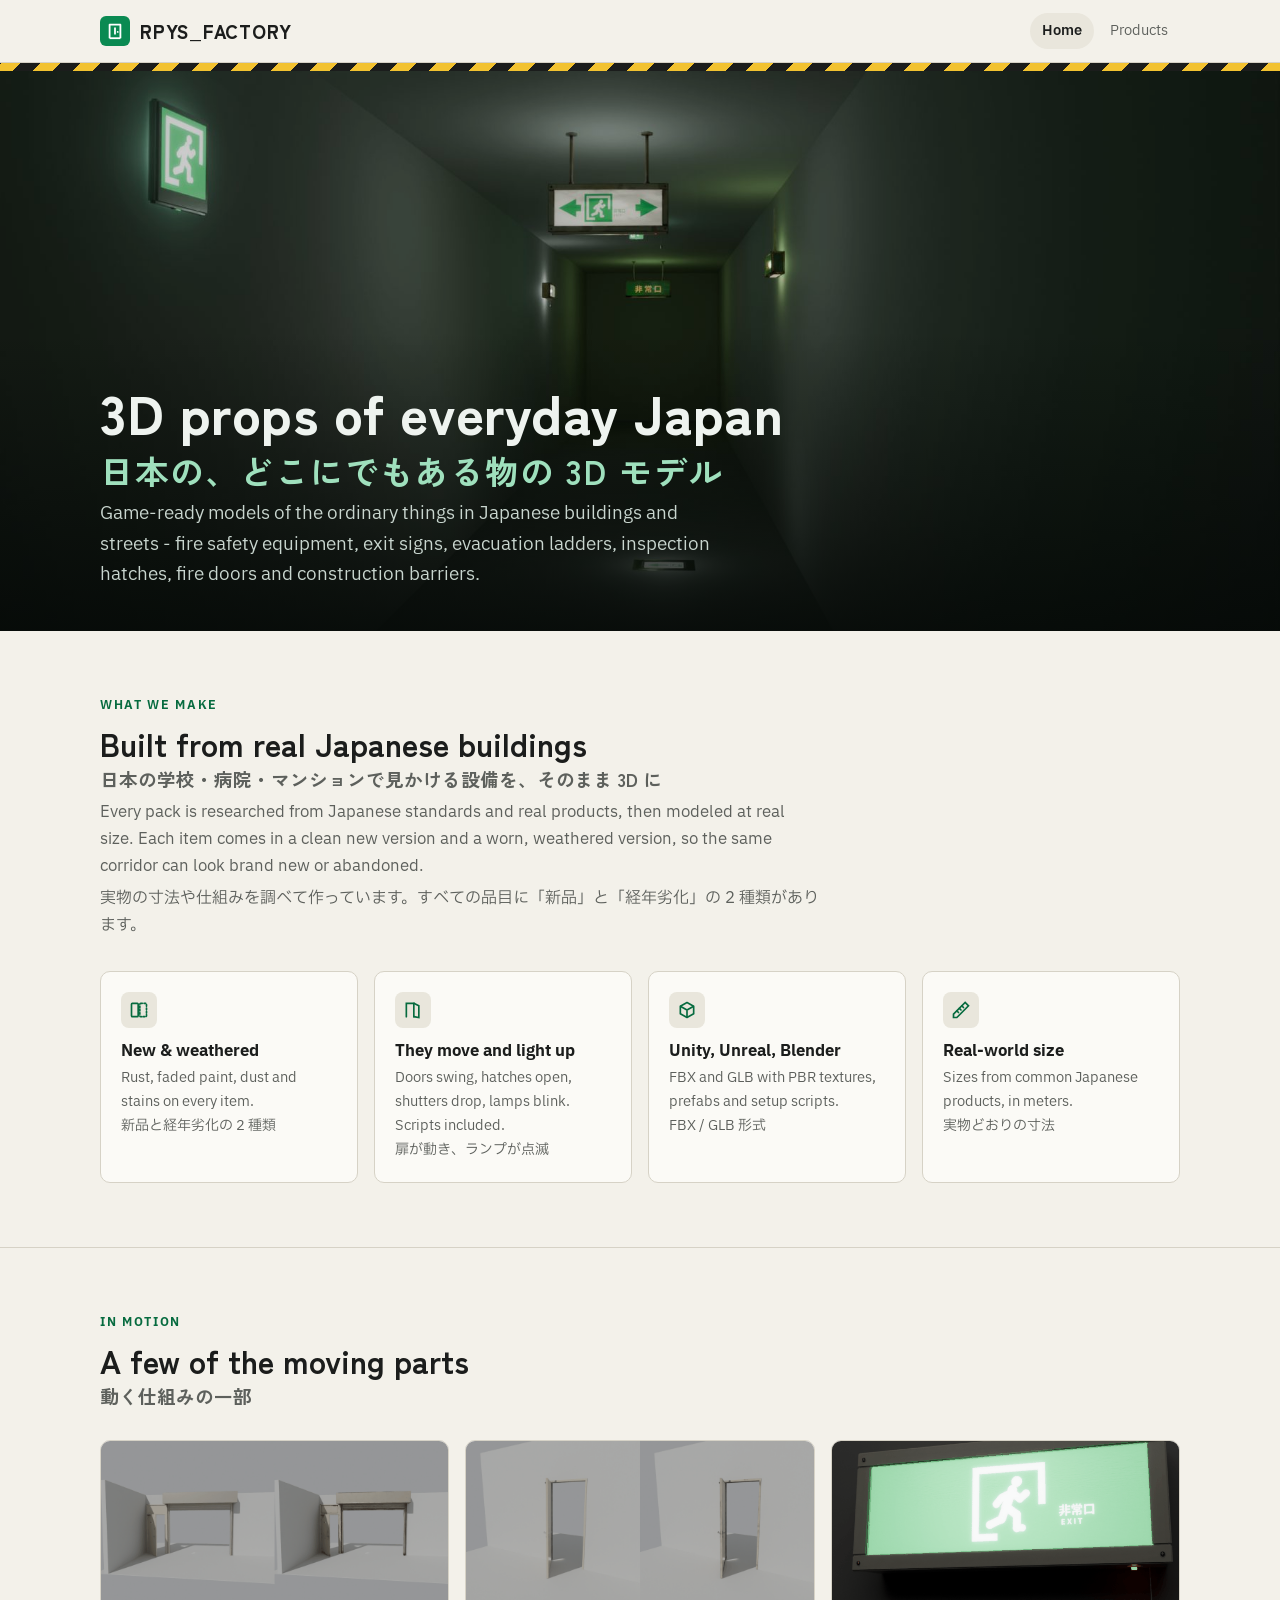
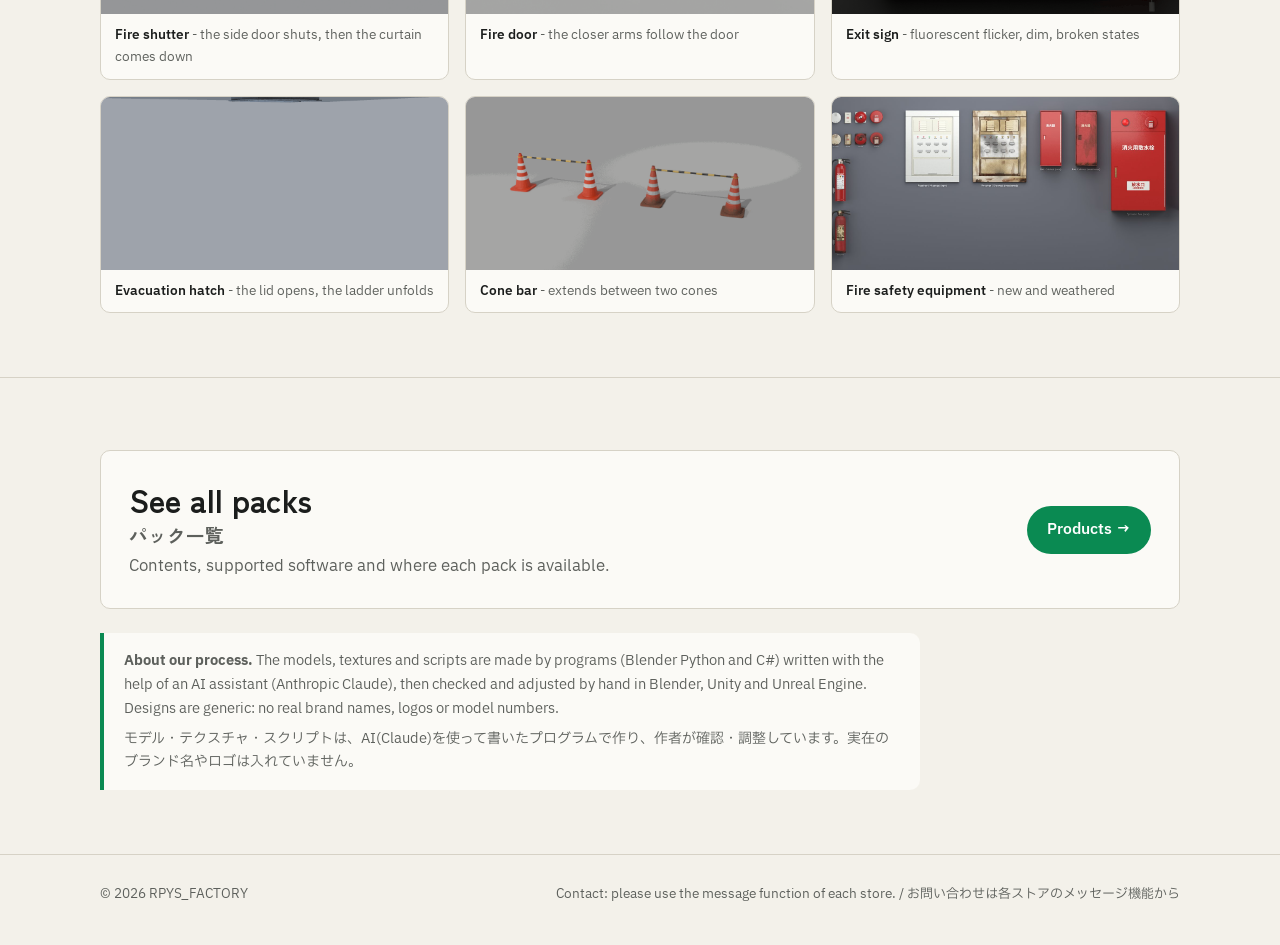
<file: index.html>
<!doctype html>
<html lang="en">
<head>
<meta charset="utf-8">
<meta name="viewport" content="width=device-width, initial-scale=1">
<title>RPYS_FACTORY - 3D props of everyday Japan</title>
<meta name="description" content="RPYS_FACTORY makes game-ready 3D models of everyday Japanese building props: fire safety equipment, exit signs, evacuation ladders, inspection hatches, fire doors and construction barriers. New and weathered, animated, for Unity, Unreal Engine and Blender.">
<meta property="og:title" content="RPYS_FACTORY - 3D props of everyday Japan">
<meta property="og:description" content="Game-ready 3D models of everyday Japanese building props. New and weathered, animated.">
<meta property="og:image" content="images/hero.jpg">
<link rel="icon" href="favicon.svg" type="image/svg+xml">
<link rel="preconnect" href="https://fonts.googleapis.com">
<link rel="preconnect" href="https://fonts.gstatic.com" crossorigin>
<link href="https://fonts.googleapis.com/css2?family=IBM+Plex+Sans+JP:wght@400;600;700&family=Zen+Kaku+Gothic+New:wght@700;900&display=swap" rel="stylesheet">
<link rel="stylesheet" href="style.css">
</head>
<body>
<header class="site-header">
  <div class="wrap">
    <a class="logo" href="index.html">
      <span class="logo-mark"><svg viewBox="0 0 20 20" fill="none" stroke="#fff" stroke-width="2" stroke-linejoin="round"><path d="M4 18V3h12v15"/><path d="M4 18h12"/><path d="M10 6v8"/><circle cx="13" cy="11" r="1" fill="#fff" stroke="none"/></svg></span>
      RPYS_FACTORY
    </a>
    <nav>
      <a href="index.html" aria-current="page">Home</a>
      <a href="products.html">Products</a>
    </nav>
  </div>
</header>
<div class="stripe" aria-hidden="true"></div>

<div class="hero">
  <img src="images/hero.jpg" alt="A dark corridor lit by green Japanese exit signs">
  <div class="hero-text">
    <div class="wrap">
      <h1>3D props of everyday Japan<span class="ja">日本の、どこにでもある物の 3D モデル</span></h1>
      <p>Game-ready models of the ordinary things in Japanese buildings and streets - fire safety equipment, exit signs, evacuation ladders, inspection hatches, fire doors and construction barriers.</p>
    </div>
  </div>
</div>

<main>
  <section>
    <div class="wrap">
      <p class="eyebrow">What we make</p>
      <h2>Built from real Japanese buildings<span class="ja">日本の学校・病院・マンションで見かける設備を、そのまま 3D に</span></h2>
      <p class="lead">Every pack is researched from Japanese standards and real products, then modeled at real size. Each item comes in a clean new version and a worn, weathered version, so the same corridor can look brand new or abandoned.</p>
      <p class="lead">実物の寸法や仕組みを調べて作っています。すべての品目に「新品」と「経年劣化」の 2 種類があります。</p>

      <div class="features">
        <div class="feature">
          <div class="icon"><svg viewBox="0 0 24 24" fill="none" stroke="currentColor" stroke-width="2" stroke-linecap="round"><rect x="3" y="4" width="8" height="16" rx="1"/><rect x="13" y="4" width="8" height="16" rx="1" stroke-dasharray="2 2"/></svg></div>
          <h3>New &amp; weathered</h3>
          <p>Rust, faded paint, dust and stains on every item.<br>新品と経年劣化の 2 種類</p>
        </div>
        <div class="feature">
          <div class="icon"><svg viewBox="0 0 24 24" fill="none" stroke="currentColor" stroke-width="2" stroke-linecap="round"><path d="M4 20V4h9v16"/><path d="M13 4l6 3v14l-6-1"/></svg></div>
          <h3>They move and light up</h3>
          <p>Doors swing, hatches open, shutters drop, lamps blink. Scripts included.<br>扉が動き、ランプが点滅</p>
        </div>
        <div class="feature">
          <div class="icon"><svg viewBox="0 0 24 24" fill="none" stroke="currentColor" stroke-width="2" stroke-linejoin="round"><path d="M12 3l8 4.5v9L12 21l-8-4.5v-9z"/><path d="M12 12l8-4.5M12 12v9M12 12L4 7.5"/></svg></div>
          <h3>Unity, Unreal, Blender</h3>
          <p>FBX and GLB with PBR textures, prefabs and setup scripts.<br>FBX / GLB 形式</p>
        </div>
        <div class="feature">
          <div class="icon"><svg viewBox="0 0 24 24" fill="none" stroke="currentColor" stroke-width="2" stroke-linecap="round"><path d="M3 17l14-14 4 4L7 21H3z"/><path d="M7 13l2 2M10 10l2 2M13 7l2 2"/></svg></div>
          <h3>Real-world size</h3>
          <p>Sizes from common Japanese products, in meters.<br>実物どおりの寸法</p>
        </div>
      </div>
    </div>
  </section>

  <section>
    <div class="wrap">
      <p class="eyebrow">In motion</p>
      <h2>A few of the moving parts<span class="ja">動く仕組みの一部</span></h2>
      <div class="gallery">
        <figure><img src="images/fire-shutter.gif" alt="Fire shutter coming down beside an evacuation door" loading="lazy" width="960" height="480"><figcaption><b>Fire shutter</b> - the side door shuts, then the curtain comes down</figcaption></figure>
        <figure><img src="images/fire-door.gif" alt="Steel fire door with a door closer" loading="lazy" width="960" height="480"><figcaption><b>Fire door</b> - the closer arms follow the door</figcaption></figure>
        <figure><img src="images/exit-sign-flicker.gif" alt="Fluorescent exit sign flickering" loading="lazy" width="640" height="440"><figcaption><b>Exit sign</b> - fluorescent flicker, dim, broken states</figcaption></figure>
        <figure><img src="images/ladder-hatch.gif" alt="Evacuation hatch opening with a folding ladder" loading="lazy" width="540" height="540"><figcaption><b>Evacuation hatch</b> - the lid opens, the ladder unfolds</figcaption></figure>
        <figure><img src="images/cone-bar.gif" alt="Traffic cones with an extending cone bar" loading="lazy" width="960" height="480"><figcaption><b>Cone bar</b> - extends between two cones</figcaption></figure>
        <figure><img src="images/fire-lineup.jpg" alt="Japanese fire safety equipment, new and weathered" loading="lazy"><figcaption><b>Fire safety equipment</b> - new and weathered</figcaption></figure>
      </div>
    </div>
  </section>

  <section>
    <div class="wrap">
      <div class="cta">
        <div>
          <h2>See all packs<span class="ja">パック一覧</span></h2>
          <p>Contents, supported software and where each pack is available.</p>
        </div>
        <a class="button" href="products.html">Products &rarr;</a>
      </div>

      <div class="note">
        <p><b>About our process.</b> The models, textures and scripts are made by programs (Blender Python and C#) written with the help of an AI assistant (Anthropic Claude), then checked and adjusted by hand in Blender, Unity and Unreal Engine. Designs are generic: no real brand names, logos or model numbers.</p>
        <p>モデル・テクスチャ・スクリプトは、AI(Claude)を使って書いたプログラムで作り、作者が確認・調整しています。実在のブランド名やロゴは入れていません。</p>
      </div>
    </div>
  </section>
</main>

<footer>
  <div class="wrap">
    <span>&copy; 2026 RPYS_FACTORY</span>
    <span>Contact: please use the message function of each store. / お問い合わせは各ストアのメッセージ機能から</span>
  </div>
</footer>
</body>
</html>
</file>
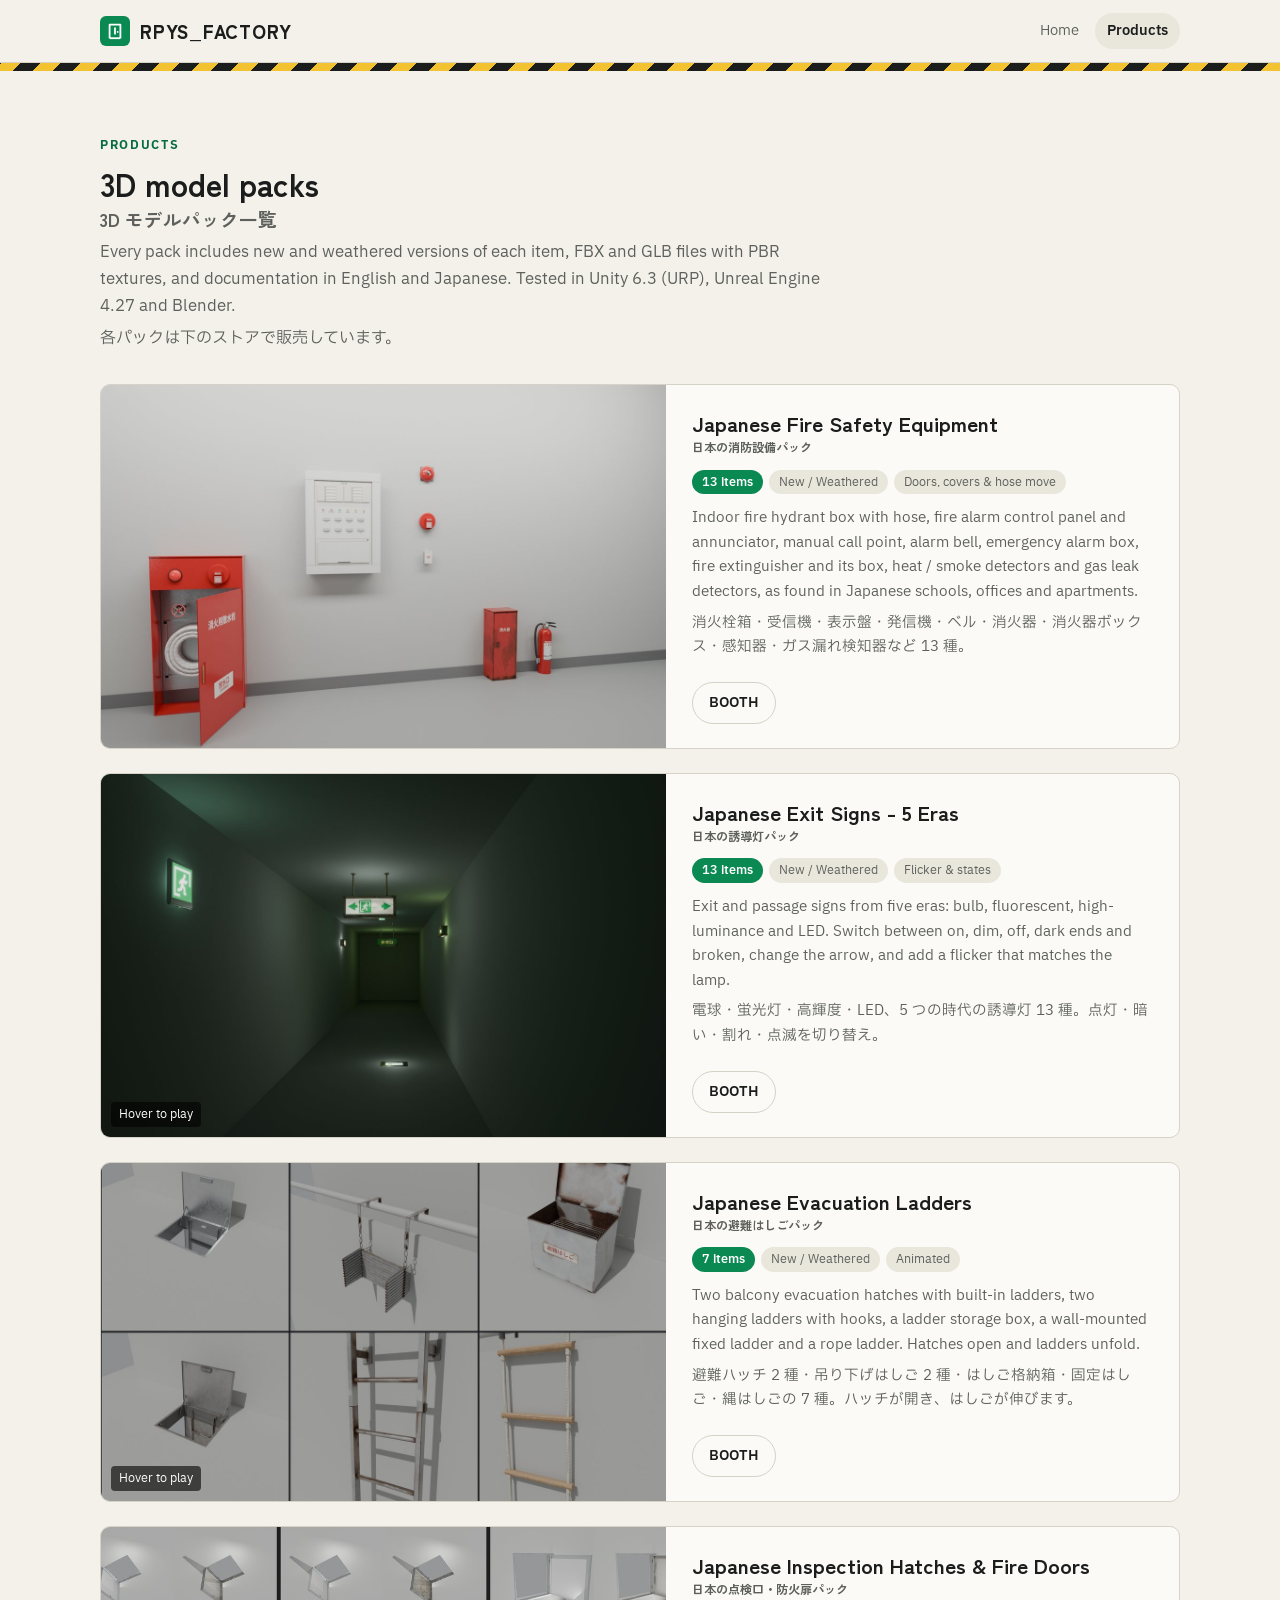
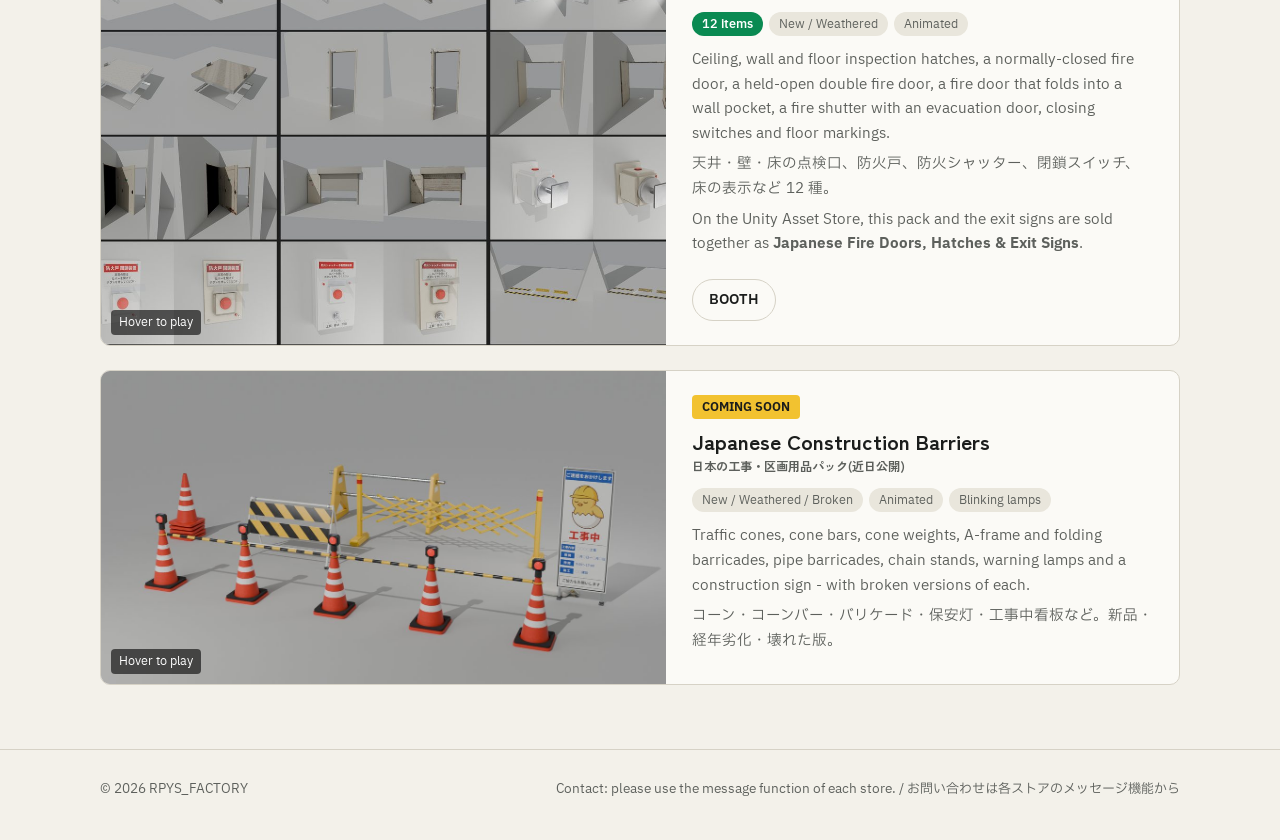
<file: products.html>
<!doctype html>
<html lang="en">
<head>
<meta charset="utf-8">
<meta name="viewport" content="width=device-width, initial-scale=1">
<title>Products - RPYS_FACTORY</title>
<meta name="description" content="3D model packs by RPYS_FACTORY: Japanese fire safety equipment, exit signs, evacuation ladders, inspection hatches and fire doors, construction barriers.">
<link rel="icon" href="favicon.svg" type="image/svg+xml">
<link rel="preconnect" href="https://fonts.googleapis.com">
<link rel="preconnect" href="https://fonts.gstatic.com" crossorigin>
<link href="https://fonts.googleapis.com/css2?family=IBM+Plex+Sans+JP:wght@400;600;700&family=Zen+Kaku+Gothic+New:wght@700;900&display=swap" rel="stylesheet">
<link rel="stylesheet" href="style.css">
</head>
<body>
<header class="site-header">
  <div class="wrap">
    <a class="logo" href="index.html">
      <span class="logo-mark"><svg viewBox="0 0 20 20" fill="none" stroke="#fff" stroke-width="2" stroke-linejoin="round"><path d="M4 18V3h12v15"/><path d="M4 18h12"/><path d="M10 6v8"/><circle cx="13" cy="11" r="1" fill="#fff" stroke="none"/></svg></span>
      RPYS_FACTORY
    </a>
    <nav>
      <a href="index.html">Home</a>
      <a href="products.html" aria-current="page">Products</a>
    </nav>
  </div>
</header>
<div class="stripe" aria-hidden="true"></div>

<main>
  <section>
    <div class="wrap">
      <p class="eyebrow">Products</p>
      <h2>3D model packs<span class="ja">3D モデルパック一覧</span></h2>
      <p class="lead">Every pack includes new and weathered versions of each item, FBX and GLB files with PBR textures, and documentation in English and Japanese. Tested in Unity 6.3 (URP), Unreal Engine 4.27 and Blender.</p>
      <p class="lead">各パックは下のストアで販売しています。</p>

      <!--
        ストアのリンクの入れ方:
          href="" のボタンは表示されません。商品ページの URL を href="..." に入れると表示されます。
          BOOTH はいまショップのトップ(https://rpys-factory.booth.pm/)にしています。商品ページの URL に変えるとより親切です。
      -->
      <div class="packs">

        <article class="pack">
          <div class="media">
            <img src="images/fire-safety.jpg" alt="Japanese fire hydrant box, fire alarm panel and extinguishers on a wall" loading="lazy">
          </div>
          <div class="body">
            <h3>Japanese Fire Safety Equipment<span class="ja">日本の消防設備パック</span></h3>
            <ul class="tags"><li class="count">13 items</li><li>New / Weathered</li><li>Doors, covers &amp; hose move</li></ul>
            <p>Indoor fire hydrant box with hose, fire alarm control panel and annunciator, manual call point, alarm bell, emergency alarm box, fire extinguisher and its box, heat / smoke detectors and gas leak detectors, as found in Japanese schools, offices and apartments.</p>
            <p>消火栓箱・受信機・表示盤・発信機・ベル・消火器・消火器ボックス・感知器・ガス漏れ検知器など 13 種。</p>
            <div class="stores">
              <a class="button" href="">Unity Asset Store</a>
              <a class="button ghost" href="https://rpys-factory.booth.pm/">BOOTH</a>
              <a class="button ghost" href="">Fab</a>
            </div>
          </div>
        </article>

        <article class="pack">
          <div class="media">
            <img src="images/exit-signs.jpg" alt="Green exit signs in a dark corridor">
            <img class="motion" src="images/exit-sign-flicker.gif" alt="" loading="lazy">
            <span class="hover-hint">Hover to play</span>
          </div>
          <div class="body">
            <h3>Japanese Exit Signs - 5 Eras<span class="ja">日本の誘導灯パック</span></h3>
            <ul class="tags"><li class="count">13 items</li><li>New / Weathered</li><li>Flicker &amp; states</li></ul>
            <p>Exit and passage signs from five eras: bulb, fluorescent, high-luminance and LED. Switch between on, dim, off, dark ends and broken, change the arrow, and add a flicker that matches the lamp.</p>
            <p>電球・蛍光灯・高輝度・LED、5 つの時代の誘導灯 13 種。点灯・暗い・割れ・点滅を切り替え。</p>
            <div class="stores">
              <a class="button" href="">Unity Asset Store</a>
              <a class="button ghost" href="https://rpys-factory.booth.pm/">BOOTH</a>
              <a class="button ghost" href="">Fab</a>
            </div>
          </div>
        </article>

        <article class="pack">
          <div class="media">
            <img src="images/evacuation-ladders.jpg" alt="Evacuation hatch, hanging ladder, ladder box, fixed ladder and rope ladder">
            <img class="motion" src="images/ladder-hatch.gif" alt="" loading="lazy">
            <span class="hover-hint">Hover to play</span>
          </div>
          <div class="body">
            <h3>Japanese Evacuation Ladders<span class="ja">日本の避難はしごパック</span></h3>
            <ul class="tags"><li class="count">7 items</li><li>New / Weathered</li><li>Animated</li></ul>
            <p>Two balcony evacuation hatches with built-in ladders, two hanging ladders with hooks, a ladder storage box, a wall-mounted fixed ladder and a rope ladder. Hatches open and ladders unfold.</p>
            <p>避難ハッチ 2 種・吊り下げはしご 2 種・はしご格納箱・固定はしご・縄はしごの 7 種。ハッチが開き、はしごが伸びます。</p>
            <div class="stores">
              <a class="button" href="">Unity Asset Store</a>
              <a class="button ghost" href="https://rpys-factory.booth.pm/">BOOTH</a>
              <a class="button ghost" href="">Fab</a>
            </div>
          </div>
        </article>

        <article class="pack">
          <div class="media">
            <img src="images/inspection-doors.jpg" alt="Inspection hatches, fire doors, fire shutter and switches, new and weathered">
            <img class="motion" src="images/fire-shutter.gif" alt="" loading="lazy">
            <span class="hover-hint">Hover to play</span>
          </div>
          <div class="body">
            <h3>Japanese Inspection Hatches &amp; Fire Doors<span class="ja">日本の点検口・防火扉パック</span></h3>
            <ul class="tags"><li class="count">12 items</li><li>New / Weathered</li><li>Animated</li></ul>
            <p>Ceiling, wall and floor inspection hatches, a normally-closed fire door, a held-open double fire door, a fire door that folds into a wall pocket, a fire shutter with an evacuation door, closing switches and floor markings.</p>
            <p>天井・壁・床の点検口、防火戸、防火シャッター、閉鎖スイッチ、床の表示など 12 種。</p>
            <p>On the Unity Asset Store, this pack and the exit signs are sold together as <b>Japanese Fire Doors, Hatches &amp; Exit Signs</b>.</p>
            <div class="stores">
              <a class="button" href="">Unity Asset Store</a>
              <a class="button ghost" href="https://rpys-factory.booth.pm/">BOOTH</a>
              <a class="button ghost" href="">Fab</a>
            </div>
          </div>
        </article>

        <article class="pack">
          <div class="media">
            <img src="images/construction-barriers.jpg" alt="Traffic cones, cone bars, barricades, warning lamps and a construction sign">
            <img class="motion" src="images/cone-bar.gif" alt="" loading="lazy">
            <span class="hover-hint">Hover to play</span>
          </div>
          <div class="body">
            <span class="badge-soon">COMING SOON</span>
            <h3>Japanese Construction Barriers<span class="ja">日本の工事・区画用品パック(近日公開)</span></h3>
            <ul class="tags"><li>New / Weathered / Broken</li><li>Animated</li><li>Blinking lamps</li></ul>
            <p>Traffic cones, cone bars, cone weights, A-frame and folding barricades, pipe barricades, chain stands, warning lamps and a construction sign - with broken versions of each.</p>
            <p>コーン・コーンバー・バリケード・保安灯・工事中看板など。新品・経年劣化・壊れた版。</p>
          </div>
        </article>

      </div>
    </div>
  </section>
</main>

<footer>
  <div class="wrap">
    <span>&copy; 2026 RPYS_FACTORY</span>
    <span>Contact: please use the message function of each store. / お問い合わせは各ストアのメッセージ機能から</span>
  </div>
</footer>
</body>
</html>
</file>
<file: style.css>
/* RPYS_FACTORY site */
:root {
  --paper: #f3f1ea;
  --paper-2: #e9e6dc;
  --card: #fbfaf6;
  --ink: #1b1d1c;
  --muted: #5d605c;
  --line: #d6d2c6;
  --green: #0a8a52;
  --green-ink: #066b3f;
  --red: #c42a1f;
  --yellow: #f2c230;
  --radius: 10px;
  --wrap: 1120px;
  --font: "IBM Plex Sans JP", "Hiragino Sans", "Yu Gothic", system-ui, sans-serif;
  --display: "Zen Kaku Gothic New", "IBM Plex Sans JP", "Hiragino Sans", sans-serif;
}
@media (prefers-color-scheme: dark) {
  :root {
    --paper: #151716;
    --paper-2: #1d201e;
    --card: #1f2321;
    --ink: #ecebe6;
    --muted: #a3a69f;
    --line: #333833;
    --green: #2fbf7d;
    --green-ink: #52d495;
    --red: #e5544a;
  }
}

* { box-sizing: border-box; }
html { -webkit-text-size-adjust: 100%; }
body {
  margin: 0;
  background: var(--paper);
  color: var(--ink);
  font-family: var(--font);
  font-size: 16px;
  line-height: 1.7;
}
img { max-width: 100%; display: block; }
a { color: var(--green-ink); }
.wrap { max-width: var(--wrap); margin: 0 auto; padding: 0 20px; }

/* hazard stripe (like the yellow / black floor tape) */
.stripe {
  height: 8px;
  background: repeating-linear-gradient(-45deg, var(--yellow) 0 14px, #1b1d1c 14px 28px);
}

/* header */
.site-header { border-bottom: 1px solid var(--line); background: var(--paper); position: sticky; top: 0; z-index: 10; }
.site-header .wrap { display: flex; align-items: center; justify-content: space-between; height: 62px; gap: 16px; }
.logo { display: flex; align-items: center; gap: 10px; text-decoration: none; color: var(--ink); font-family: var(--display); font-weight: 900; letter-spacing: .04em; font-size: 19px; }
.logo-mark { width: 30px; height: 30px; border-radius: 6px; background: var(--green); display: grid; place-items: center; }
.logo-mark svg { width: 18px; height: 18px; }
nav { display: flex; gap: 4px; }
nav a { text-decoration: none; color: var(--muted); font-size: 14px; padding: 6px 12px; border-radius: 999px; }
nav a:hover { color: var(--ink); background: var(--paper-2); }
nav a[aria-current="page"] { color: var(--ink); background: var(--paper-2); font-weight: 600; }

/* hero */
.hero { position: relative; background: #0d1210; color: #eef3ef; overflow: hidden; }
.hero img { width: 100%; height: clamp(320px, 52vw, 560px); object-fit: cover; opacity: .9; }
.hero-text { position: absolute; inset: auto 0 0 0; padding: 48px 0 40px; background: linear-gradient(transparent, rgba(5,9,7,.85)); }
.hero h1 { font-family: var(--display); font-weight: 900; font-size: clamp(30px, 5vw, 54px); line-height: 1.2; margin: 0 0 8px; letter-spacing: .01em; }
.hero p { margin: 0; font-size: clamp(15px, 2vw, 18px); color: #c9d6cf; max-width: 640px; }
.hero .ja { display: block; font-size: .62em; font-weight: 700; color: #9fe0bd; margin-top: 6px; letter-spacing: .06em; }

/* sections */
section { padding: 64px 0; }
section + section { border-top: 1px solid var(--line); }
.eyebrow { font-size: 12px; letter-spacing: .14em; text-transform: uppercase; color: var(--green-ink); font-weight: 700; margin: 0 0 8px; }
h2 { font-family: var(--display); font-size: clamp(24px, 3.2vw, 32px); line-height: 1.3; margin: 0 0 6px; }
h2 .ja, h3 .ja { display: block; font-size: .58em; color: var(--muted); font-weight: 700; margin-top: 2px; }
.lead { color: var(--muted); max-width: 720px; margin: 8px 0 0; }
.lead + .lead { margin-top: 4px; }

/* feature grid */
.features { display: grid; grid-template-columns: repeat(4, 1fr); gap: 16px; margin-top: 32px; }
.feature { background: var(--card); border: 1px solid var(--line); border-radius: var(--radius); padding: 20px; }
.feature .icon { width: 36px; height: 36px; border-radius: 8px; display: grid; place-items: center; background: var(--paper-2); color: var(--green-ink); margin-bottom: 12px; }
.feature .icon svg { width: 20px; height: 20px; }
.feature h3 { font-size: 16px; margin: 0 0 4px; line-height: 1.4; }
.feature p { margin: 0; color: var(--muted); font-size: 14px; }

/* motion gallery */
.gallery { display: grid; grid-template-columns: repeat(3, 1fr); gap: 16px; margin-top: 32px; }
.gallery figure { margin: 0; background: var(--card); border: 1px solid var(--line); border-radius: var(--radius); overflow: hidden; }
.gallery img { width: 100%; height: auto; aspect-ratio: 2 / 1; object-fit: cover; background: #ddd; }
.gallery figcaption { padding: 10px 14px; font-size: 13px; color: var(--muted); }
.gallery figcaption b { color: var(--ink); font-weight: 600; }

/* call to action */
.cta { display: flex; align-items: center; justify-content: space-between; gap: 24px; background: var(--card); border: 1px solid var(--line); border-radius: var(--radius); padding: 28px; margin-top: 8px; }
.cta p { margin: 0; color: var(--muted); }
.button { display: inline-flex; align-items: center; gap: 8px; padding: 11px 20px; border-radius: 999px; background: var(--green); color: #fff; text-decoration: none; font-weight: 600; font-size: 15px; white-space: nowrap; }
.button:hover { filter: brightness(1.08); }
.button.ghost { background: transparent; color: var(--ink); border: 1px solid var(--line); }

/* note box */
.note { border-left: 4px solid var(--green); background: var(--card); padding: 16px 20px; border-radius: 0 var(--radius) var(--radius) 0; color: var(--muted); font-size: 14px; margin-top: 24px; max-width: 820px; }
.note p { margin: 0; }
.note p + p { margin-top: 6px; }

/* products */
.packs { display: grid; gap: 24px; margin-top: 32px; }
.pack { display: grid; grid-template-columns: 1.1fr 1fr; background: var(--card); border: 1px solid var(--line); border-radius: var(--radius); overflow: hidden; }
.pack .media { position: relative; background: #ccc; min-height: 260px; }
.pack .media img { width: 100%; height: 100%; object-fit: cover; position: absolute; inset: 0; }
.pack .media img.motion { opacity: 0; transition: opacity .3s; }
.pack:hover .media img.motion, .pack:focus-within .media img.motion { opacity: 1; }
.pack .body { padding: 24px 26px; display: flex; flex-direction: column; }
.pack h3 { font-family: var(--display); font-size: 21px; line-height: 1.35; margin: 0 0 4px; }
.tags { display: flex; flex-wrap: wrap; gap: 6px; margin: 10px 0 12px; padding: 0; list-style: none; }
.tags li { font-size: 12px; padding: 2px 10px; border-radius: 999px; background: var(--paper-2); color: var(--muted); }
.tags li.count { background: var(--green); color: #fff; font-weight: 600; }
.pack p { margin: 0 0 6px; color: var(--muted); font-size: 14.5px; }
.stores { display: flex; flex-wrap: wrap; gap: 8px; margin-top: auto; padding-top: 16px; }
.stores a { font-size: 14px; padding: 8px 16px; }
.stores a[href=""] { display: none; }
.badge-soon { align-self: flex-start; display: inline-block; font-size: 12px; font-weight: 700; color: #1b1d1c; background: var(--yellow); padding: 2px 10px; border-radius: 4px; margin-bottom: 8px; }
.hover-hint { position: absolute; left: 10px; bottom: 10px; font-size: 12px; background: rgba(0,0,0,.6); color: #fff; padding: 2px 8px; border-radius: 4px; }

/* footer */
footer { border-top: 1px solid var(--line); padding: 28px 0 40px; color: var(--muted); font-size: 13px; }
footer .wrap { display: flex; justify-content: space-between; gap: 16px; flex-wrap: wrap; }

@media (max-width: 900px) {
  .features { grid-template-columns: repeat(2, 1fr); }
  .gallery { grid-template-columns: 1fr 1fr; }
  .pack { grid-template-columns: 1fr; }
  .pack .media { min-height: 0; aspect-ratio: 3 / 2; }
}
@media (max-width: 560px) {
  section { padding: 44px 0; }
  .features, .gallery { grid-template-columns: 1fr; }
  .cta { flex-direction: column; align-items: flex-start; }
  .site-header .wrap { height: 56px; }
  .hero img { height: 240px; }
  .hero-text { position: relative; background: #0d1210; padding: 20px 0 28px; }
  .logo { font-size: 16px; }
  nav a { padding: 6px 9px; }
}
@media (hover: none) {
  .pack .media img.motion { opacity: 1; }
  .hover-hint { display: none; }
}
</file>
